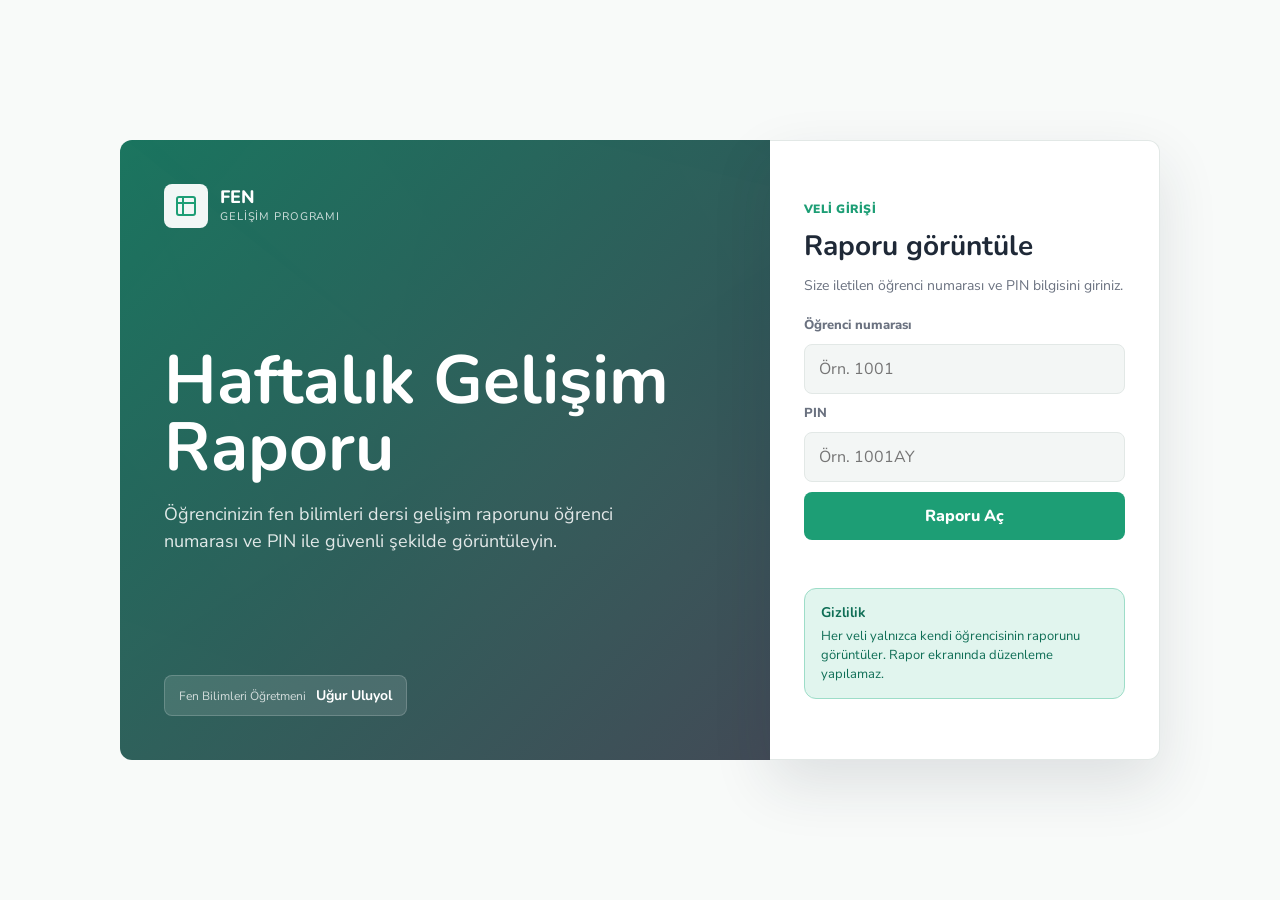
<file: index.html>
<!doctype html>
<html lang="tr">
<head>
  <meta charset="utf-8">
  <meta name="viewport" content="width=device-width, initial-scale=1">
  <title>Fen Gelişim Programı Veli Girişi</title>
  <link href="https://fonts.googleapis.com/css2?family=Nunito:wght@400;500;600;700;800&family=Nunito+Sans:wght@400;500;600;700&display=swap" rel="stylesheet">
  <link rel="stylesheet" href="styles.css">
</head>
<body>
  <main class="portal-shell">
    <section class="login-screen" id="loginScreen">
      <div class="hero-panel">
        <div class="brand-row">
          <span class="brand-mark">
            <svg viewBox="0 0 24 24" fill="none" stroke="currentColor" stroke-width="2" stroke-linecap="round" stroke-linejoin="round">
              <rect x="3" y="3" width="18" height="18" rx="2"></rect>
              <path d="M9 3v18M3 9h18"></path>
            </svg>
          </span>
          <div>
            <strong>FEN</strong>
            <p>Gelişim Programı</p>
          </div>
        </div>

        <div class="hero-copy">
          <h1>Haftalık Gelişim Raporu</h1>
          <p>Öğrencinizin fen bilimleri dersi gelişim raporunu öğrenci numarası ve PIN ile güvenli şekilde görüntüleyin.</p>
        </div>

        <div class="hero-footer">
          <span>Fen Bilimleri Öğretmeni</span>
          <strong>Uğur Uluyol</strong>
        </div>
      </div>

      <div class="login-side">
        <form class="login-card" id="loginForm">
          <p class="form-kicker">Veli Girişi</p>
          <h2>Raporu görüntüle</h2>
          <p class="form-note">Size iletilen öğrenci numarası ve PIN bilgisini giriniz.</p>

          <label for="studentNo">Öğrenci numarası</label>
          <input id="studentNo" name="studentNo" inputmode="numeric" autocomplete="off" placeholder="Örn. 1001" required>

          <label for="studentPin">PIN</label>
          <input id="studentPin" name="studentPin" autocomplete="off" placeholder="Örn. 1001AY" required>

          <button type="submit">Raporu Aç</button>
          <p class="error-message" id="errorMessage" role="alert"></p>
        </form>

        <aside class="privacy-box">
          <strong>Gizlilik</strong>
          <p>Her veli yalnızca kendi öğrencisinin raporunu görüntüler. Rapor ekranında düzenleme yapılamaz.</p>
        </aside>
      </div>
    </section>

    <section class="report-screen hidden" id="reportScreen">
      <header class="report-toolbar">
        <div>
          <p>Fen Gelişim Programı</p>
          <h2 id="reportTitle">Öğrenci Raporu</h2>
        </div>
        <div class="toolbar-actions">
          <button type="button" id="logoutButton">Çıkış</button>
        </div>
      </header>
      <iframe id="reportFrame" title="Fen Gelişim Programı Haftalık Raporu"></iframe>
    </section>
  </main>

  <script src="app.js"></script>
</body>
</html>
</file>
<file: styles.css>
:root {
  color-scheme: light;
  --green: #1D9E75;
  --green-light: #E1F5EE;
  --green-mid: #9DDDC8;
  --green-dark: #0F6E56;
  --amber: #EF9F27;
  --gray-light: #F3F6F5;
  --gray-border: #E2E8E6;
  --text: #1F2937;
  --text-muted: #6B7280;
  --bg: #F8FAF9;
  --card: #FFFFFF;
  --radius: 12px;
  --radius-sm: 8px;
}

* {
  box-sizing: border-box;
}

body {
  margin: 0;
  min-height: 100vh;
  font-family: "Nunito Sans", "Segoe UI", Arial, sans-serif;
  color: var(--text);
  background: var(--bg);
}

button,
input {
  font: inherit;
}

.portal-shell {
  min-height: 100vh;
}

.login-screen {
  width: min(1040px, calc(100% - 32px));
  min-height: 100vh;
  margin: 0 auto;
  padding: 34px 0;
  display: grid;
  grid-template-columns: minmax(0, 1fr) 390px;
  align-items: center;
  gap: 0;
}

.hero-panel {
  min-height: 620px;
  padding: 44px;
  color: #fff;
  background:
    linear-gradient(135deg, rgba(15, 110, 86, 0.94), rgba(31, 41, 55, 0.84)),
    url("bkg-blu.jpg") center / cover;
  border-radius: var(--radius) 0 0 var(--radius);
  display: flex;
  flex-direction: column;
  justify-content: space-between;
  overflow: hidden;
}

.brand-row {
  display: flex;
  align-items: center;
  gap: 12px;
}

.brand-mark {
  width: 44px;
  height: 44px;
  border-radius: var(--radius-sm);
  background: rgba(255, 255, 255, 0.94);
  color: var(--green);
  display: grid;
  place-items: center;
}

.brand-mark svg {
  width: 24px;
  height: 24px;
}

.brand-row strong {
  display: block;
  font-family: "Nunito", sans-serif;
  font-size: 18px;
  font-weight: 800;
  line-height: 1;
}

.brand-row p {
  margin: 3px 0 0;
  font-size: 11px;
  letter-spacing: 0.08em;
  text-transform: uppercase;
  color: rgba(255, 255, 255, 0.78);
}

.hero-copy h1 {
  max-width: 560px;
  margin: 0;
  font-family: "Nunito", sans-serif;
  font-size: clamp(42px, 6vw, 68px);
  line-height: 0.98;
  letter-spacing: 0;
}

.hero-copy p {
  max-width: 460px;
  margin: 20px 0 0;
  color: rgba(255, 255, 255, 0.86);
  font-size: 18px;
  line-height: 1.5;
}

.hero-footer {
  display: inline-flex;
  align-items: center;
  gap: 10px;
  width: fit-content;
  padding: 10px 14px;
  border-radius: var(--radius-sm);
  background: rgba(255, 255, 255, 0.12);
  border: 1px solid rgba(255, 255, 255, 0.18);
}

.hero-footer span {
  color: rgba(255, 255, 255, 0.76);
  font-size: 12px;
}

.hero-footer strong {
  font-family: "Nunito", sans-serif;
  font-size: 14px;
}

.login-side {
  min-height: 620px;
  padding: 34px;
  background: var(--card);
  border: 1px solid var(--gray-border);
  border-left: 0;
  border-radius: 0 var(--radius) var(--radius) 0;
  display: grid;
  align-content: center;
  gap: 16px;
  box-shadow: 0 24px 60px rgba(31, 41, 55, 0.12);
}

.login-card {
  display: grid;
  gap: 10px;
}

.form-kicker {
  margin: 0;
  color: var(--green);
  font-size: 12px;
  font-weight: 900;
  text-transform: uppercase;
  letter-spacing: 0.04em;
}

.login-card h2 {
  margin: 0;
  font-family: "Nunito", sans-serif;
  font-size: 28px;
  color: var(--text);
}

.form-note {
  margin: 0 0 10px;
  color: var(--text-muted);
  font-size: 14px;
  line-height: 1.5;
}

label {
  color: var(--text-muted);
  font-size: 13px;
  font-weight: 800;
}

input {
  width: 100%;
  height: 50px;
  border: 1px solid var(--gray-border);
  border-radius: var(--radius-sm);
  background: var(--gray-light);
  color: var(--text);
  padding: 0 14px;
  outline: none;
}

input:focus {
  border-color: var(--green-mid);
  box-shadow: 0 0 0 3px rgba(29, 158, 117, 0.14);
}

button,
.open-link {
  min-height: 48px;
  border: 0;
  border-radius: var(--radius-sm);
  color: #ffffff;
  background: var(--green);
  padding: 0 18px;
  font-family: "Nunito", sans-serif;
  font-weight: 800;
  text-decoration: none;
  display: inline-flex;
  align-items: center;
  justify-content: center;
  cursor: pointer;
}

button:hover,
.open-link:hover {
  background: var(--green-dark);
}

.error-message {
  min-height: 20px;
  margin: 2px 0 0;
  color: #a32d2d;
  font-size: 14px;
  font-weight: 800;
}

.privacy-box {
  border: 1px solid var(--green-mid);
  background: var(--green-light);
  border-radius: var(--radius);
  padding: 14px 16px;
}

.privacy-box strong {
  display: block;
  color: var(--green-dark);
  font-family: "Nunito", sans-serif;
  font-size: 14px;
  margin-bottom: 5px;
}

.privacy-box p {
  margin: 0;
  color: var(--green-dark);
  font-size: 13px;
  line-height: 1.45;
}

.report-screen {
  min-height: 100vh;
  display: grid;
  grid-template-rows: auto 1fr;
  background: #eef3f1;
}

.report-toolbar {
  display: flex;
  align-items: center;
  justify-content: space-between;
  gap: 18px;
  padding: 14px 20px;
  background: var(--card);
  border-bottom: 1px solid var(--gray-border);
  position: sticky;
  top: 0;
  z-index: 10;
}

.report-toolbar p {
  margin: 0 0 4px;
  color: var(--green);
  font-size: 12px;
  font-weight: 900;
  text-transform: uppercase;
}

.report-toolbar h2 {
  margin: 0;
  font-family: "Nunito", sans-serif;
  font-size: 18px;
}

.toolbar-actions {
  display: flex;
  gap: 10px;
  flex-wrap: wrap;
  justify-content: flex-end;
}

.toolbar-actions button {
  color: var(--green-dark);
  background: var(--green-light);
}

.toolbar-actions button:hover {
  background: #cceee2;
}

iframe {
  width: 100%;
  height: calc(100vh - 78px);
  border: 0;
  background: var(--bg);
}

.hidden {
  display: none;
}

@media (max-width: 820px) {
  .login-screen {
    width: min(100% - 24px, 620px);
    grid-template-columns: 1fr;
    padding: 18px 0;
  }

  .hero-panel {
    min-height: 380px;
    padding: 30px;
    border-radius: var(--radius) var(--radius) 0 0;
  }

  .login-side {
    min-height: auto;
    padding: 24px;
    border-left: 1px solid var(--gray-border);
    border-radius: 0 0 var(--radius) var(--radius);
  }

  .report-toolbar {
    align-items: flex-start;
    flex-direction: column;
  }

  .toolbar-actions,
  .toolbar-actions a,
  .toolbar-actions button {
    width: 100%;
  }

  iframe {
    height: calc(100vh - 150px);
  }
}
</file>
